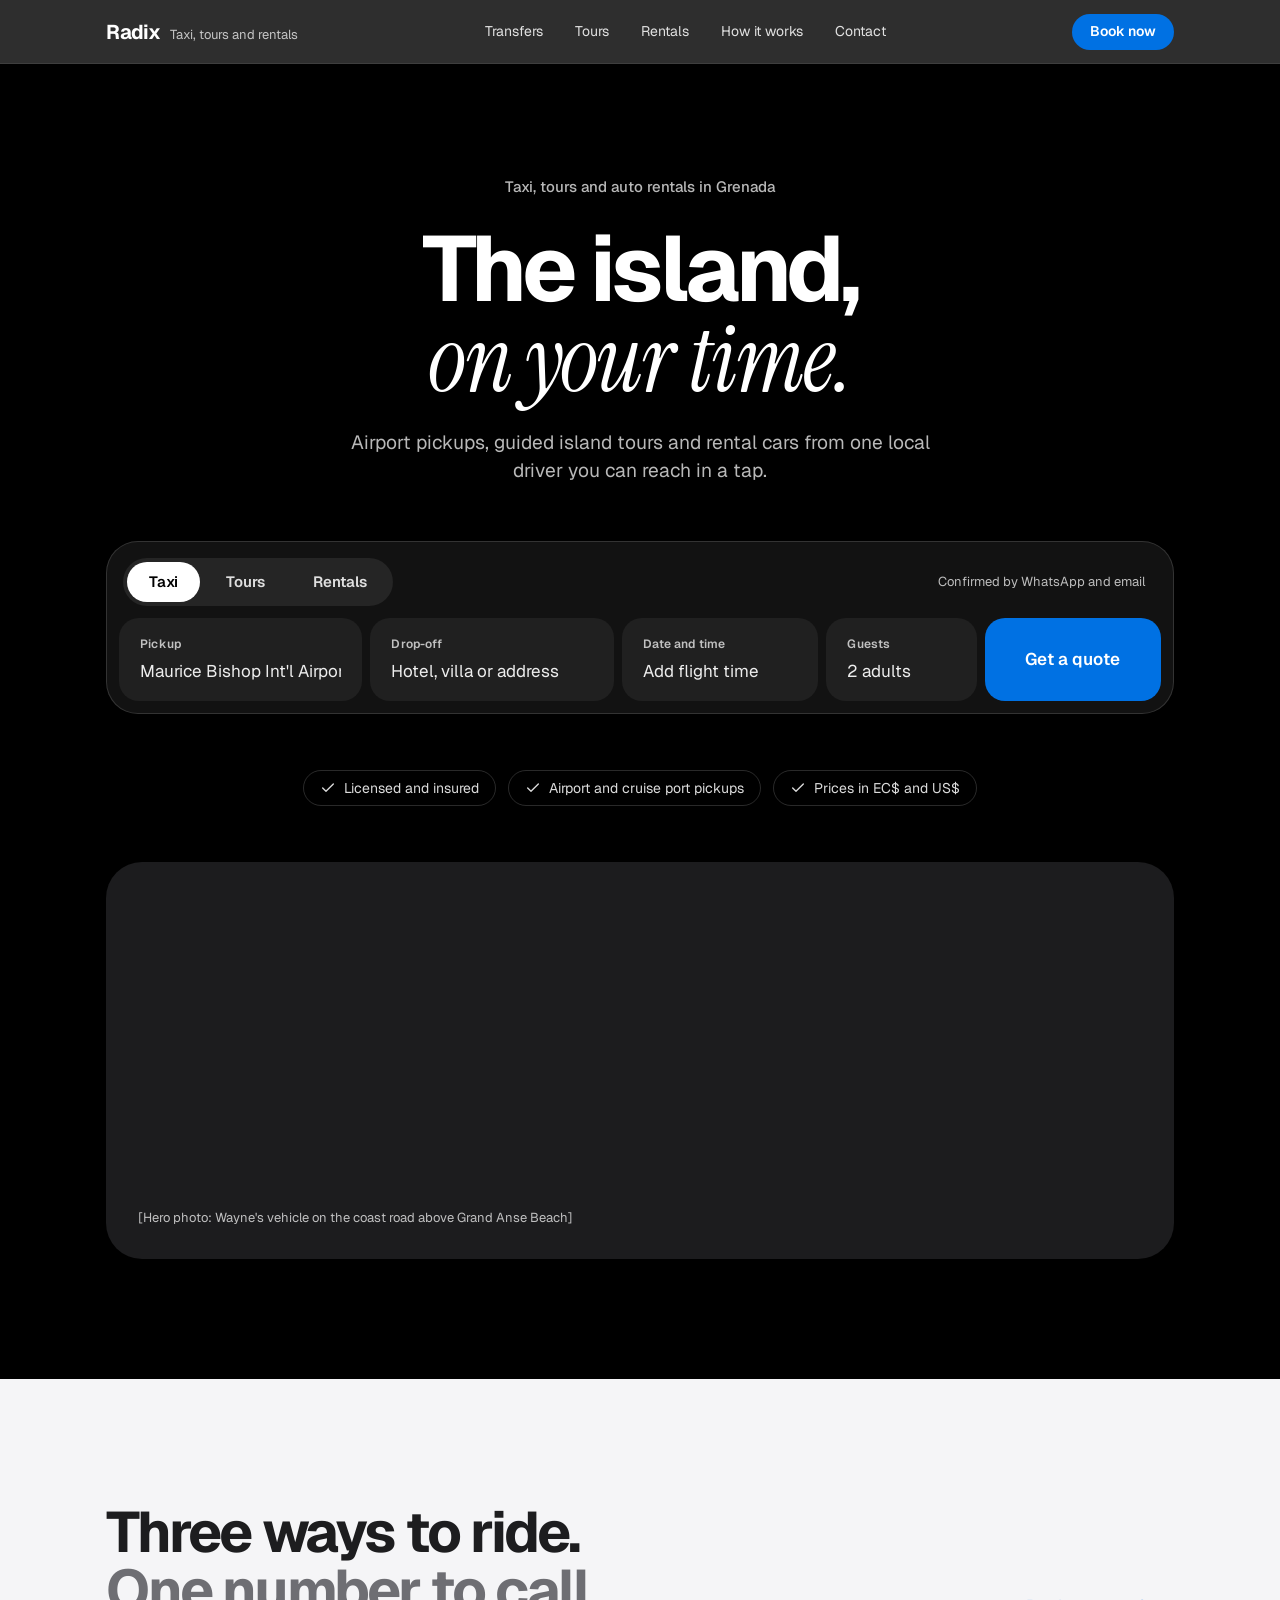
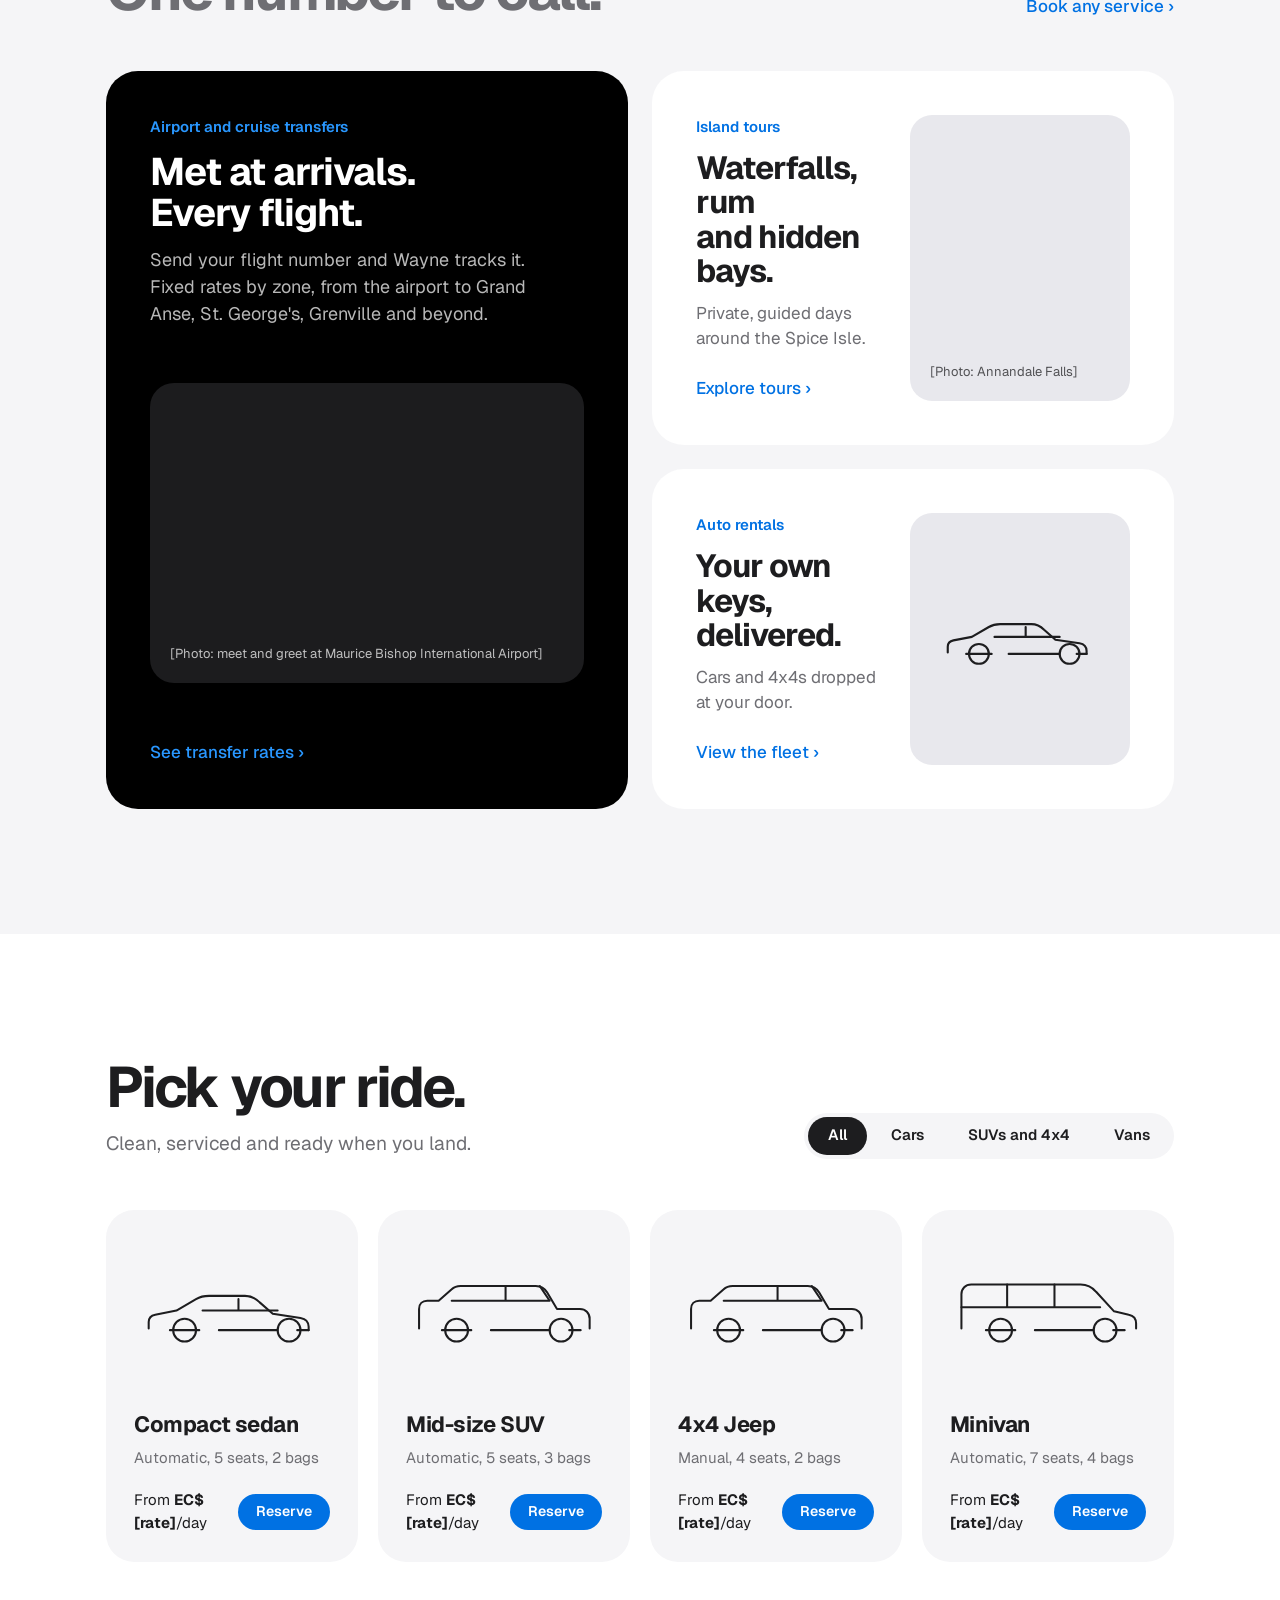
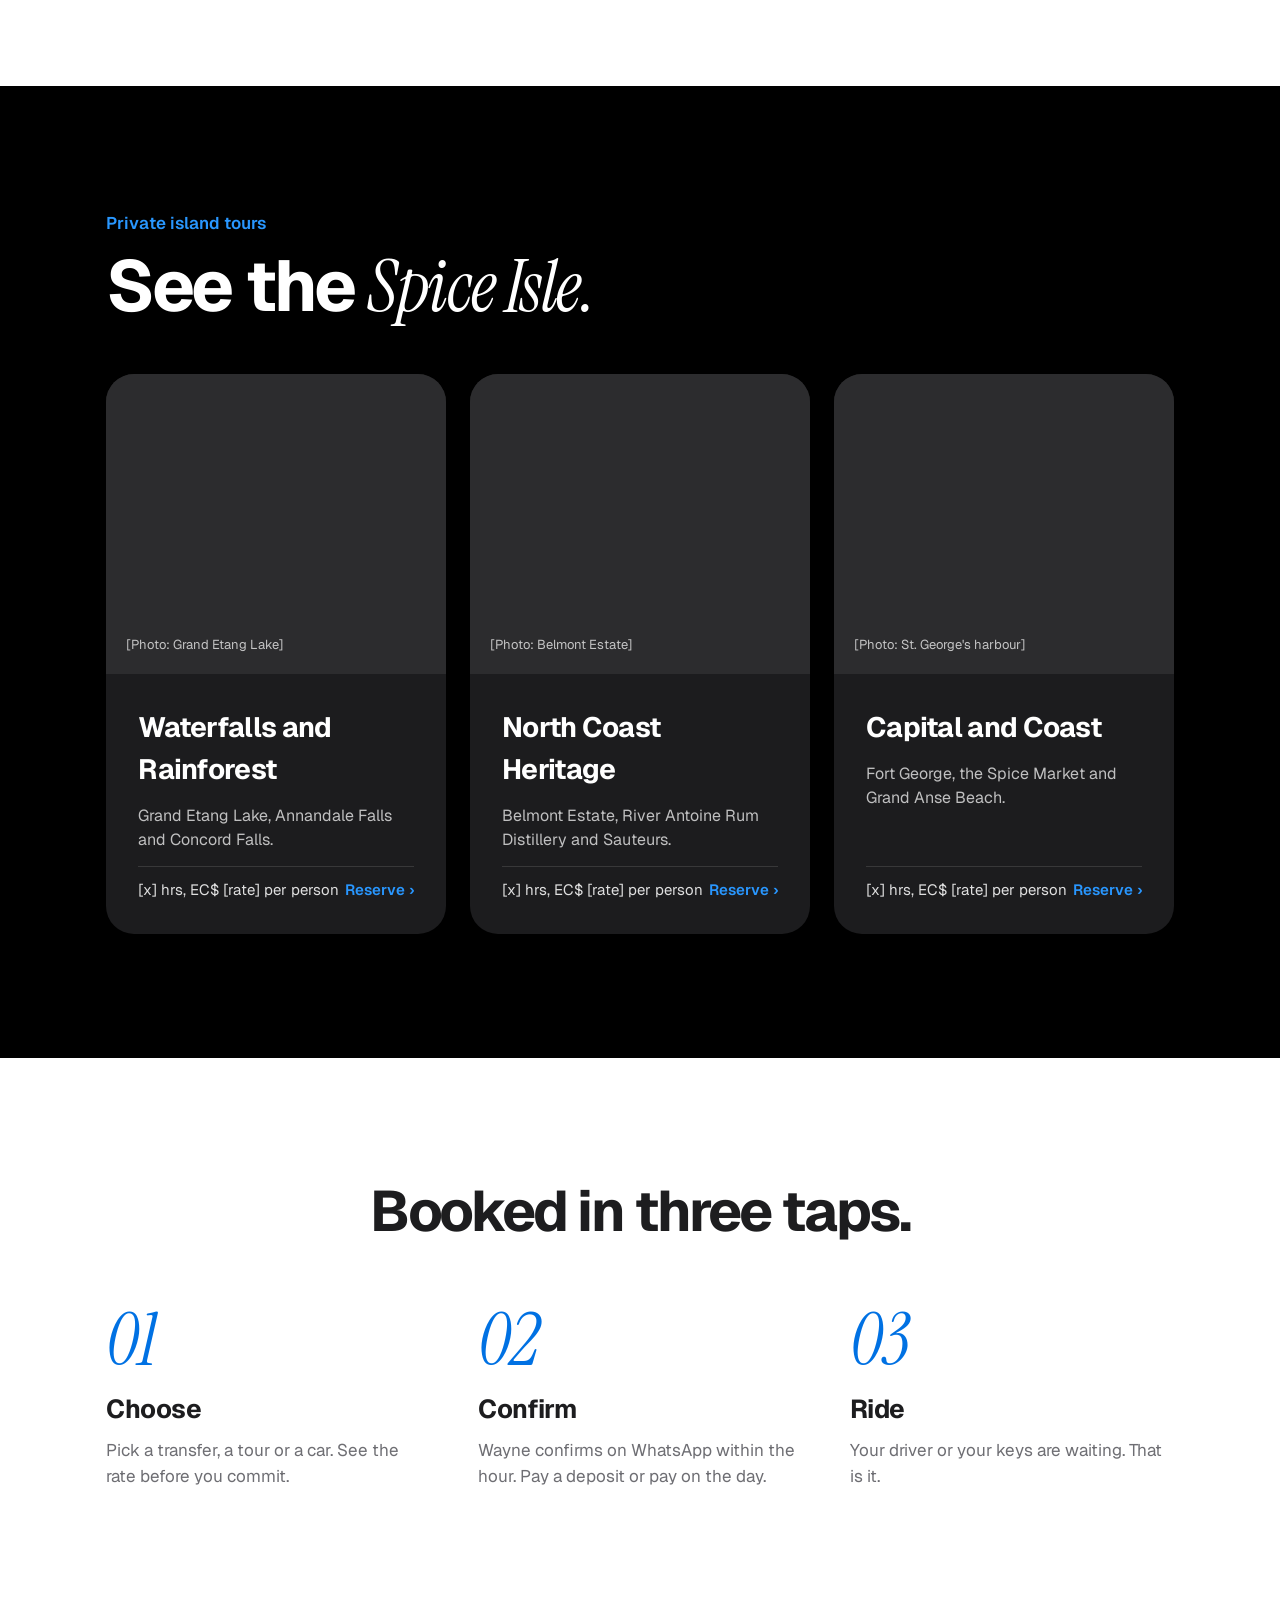
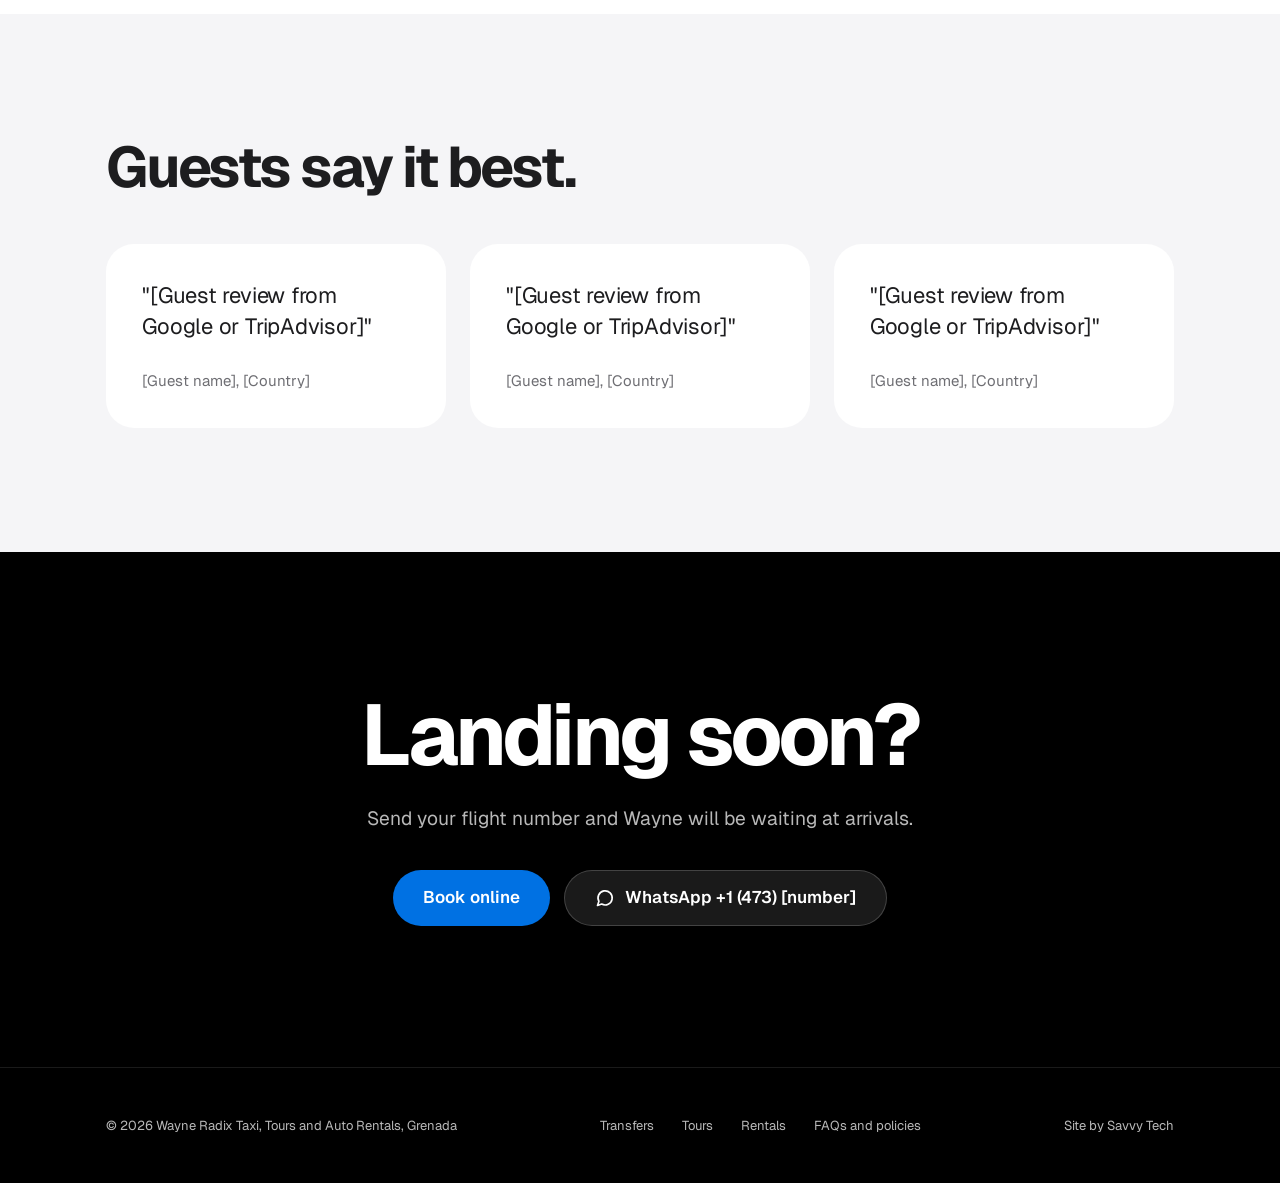
<file: wayne-radix-demo.html>
<!doctype html>
<html lang="en">
<head>
<meta charset="utf-8">
<meta name="viewport" content="width=device-width, initial-scale=1, viewport-fit=cover">
<title>Radix | Taxi, Tours and Auto Rentals in Grenada</title>
<meta name="description" content="Airport pickups, guided island tours and rental cars in Grenada from one local driver you can reach in a tap.">
<link rel="preconnect" href="https://fonts.googleapis.com">
<link rel="preconnect" href="https://fonts.gstatic.com" crossorigin>
<link href="https://fonts.googleapis.com/css2?family=Geist:wght@300..800&family=Instrument+Serif:ital@0;1&display=swap" rel="stylesheet">
<style>
:root{
  --accent:#0071e3; --accent-soft:#2997ff;
  --ink:#1d1d1f; --muted:#6e6e73; --mist:#f5f5f7; --line:#e8e8ed;
  --black:#000; --tile:#1c1c1e; --tile-2:#2c2c2e;
  --on-dark:rgba(255,255,255,.72); --on-dark-strong:rgba(255,255,255,.86);
  --pad:clamp(20px,8.3vw,120px);
  --sans:'Geist',-apple-system,'Helvetica Neue',Helvetica,sans-serif;
  --serif:'Instrument Serif',Georgia,'Times New Roman',serif;
}
*{box-sizing:border-box}
html{scroll-behavior:smooth;scroll-padding-top:72px}
body{margin:0;font-family:var(--sans);color:var(--ink);background:#fff;-webkit-font-smoothing:antialiased;line-height:1.5}
img,svg{display:block;max-width:100%}
a{color:inherit;text-decoration:none}
button{font:inherit}
:focus-visible{outline:2px solid var(--accent-soft);outline-offset:3px;border-radius:8px}
.wrap{max-width:1200px;margin:0 auto}
.serif{font-family:var(--serif);font-style:italic;font-weight:400;letter-spacing:-.02em}
.placeholder{display:flex;align-items:flex-end;padding:20px;font-size:13px}

/* Nav */
.nav{position:sticky;top:0;z-index:20;height:64px;display:flex;align-items:center;justify-content:space-between;gap:24px;padding:0 var(--pad);background:rgba(0,0,0,.82);backdrop-filter:saturate(180%) blur(20px);-webkit-backdrop-filter:saturate(180%) blur(20px);border-bottom:1px solid rgba(255,255,255,.08);color:#fff}
.brand{display:flex;align-items:baseline;gap:10px}
.brand b{font-size:20px;font-weight:700;letter-spacing:-.03em}
.brand span{font-size:13px;color:var(--on-dark)}
.nav-links{display:flex;gap:32px;font-size:14px}
.nav-links a{color:var(--on-dark-strong)}
.nav-links a:hover{color:#fff}
.btn{display:inline-flex;align-items:center;justify-content:center;gap:10px;height:44px;padding:0 22px;border:0;border-radius:999px;background:var(--accent);color:#fff;font-size:15px;font-weight:600;cursor:pointer;white-space:nowrap}
.btn:hover{filter:brightness(1.08)}
.btn-sm{height:36px;padding:0 18px;font-size:14px}
.btn-glass{background:rgba(255,255,255,.1);border:1px solid rgba(255,255,255,.18)}
.menu-btn{display:none;width:44px;height:44px;border:0;background:transparent;color:#fff;align-items:center;justify-content:center;cursor:pointer}

/* Hero */
.hero{background:var(--black);color:#fff;padding:112px var(--pad) 120px;display:flex;flex-direction:column;align-items:center;gap:56px;text-align:center}
.hero-copy{display:flex;flex-direction:column;align-items:center;gap:24px}
.kicker{font-size:15px;font-weight:500;color:var(--on-dark)}
.hero h1{margin:0;font-size:clamp(54px,7.2vw,104px);line-height:.98;font-weight:700;letter-spacing:-.045em}
.hero p{margin:0;max-width:620px;font-size:clamp(17px,1.5vw,21px);line-height:1.45;color:var(--on-dark)}

.booker{width:100%;max-width:1080px;padding:12px;border-radius:32px;background:rgba(255,255,255,.07);border:1px solid rgba(255,255,255,.14);display:flex;flex-direction:column;gap:12px;text-align:left}
.booker-top{display:flex;align-items:center;justify-content:space-between;gap:12px;padding:4px 4px 0}
.booker-note{font-size:13px;color:var(--on-dark);padding-right:12px}
.seg{display:flex;gap:4px;padding:4px;border-radius:999px;background:rgba(255,255,255,.08)}
.seg button{height:40px;padding:0 22px;border:0;border-radius:999px;background:transparent;color:var(--on-dark-strong);font-size:15px;font-weight:600;cursor:pointer;transition:background .2s,color .2s}
.seg button[aria-selected="true"]{background:#fff;color:#000}
.fields{display:flex;gap:8px}
.fields[hidden]{display:none}
.field{flex:1 1 0;min-width:0;display:flex;flex-direction:column;gap:6px;padding:16px 20px;border-radius:20px;background:rgba(255,255,255,.06);border:1px solid transparent;transition:border-color .2s}
.field:focus-within{border-color:rgba(255,255,255,.35)}
.field.wide{flex-grow:1.3}
.field.narrow{flex-grow:.7}
.field label{font-size:12px;font-weight:600;letter-spacing:.01em;color:var(--on-dark)}
.field input,.field select{all:unset;font-size:17px;color:#fff;width:100%}
.field input::placeholder{color:rgba(255,255,255,.92)}
.field select option{color:#000}
.fields .btn{height:auto;min-height:56px;width:176px;flex-shrink:0;border-radius:20px;font-size:17px}

.chips{display:flex;flex-wrap:wrap;justify-content:center;gap:12px}
.chip{display:inline-flex;align-items:center;gap:8px;height:36px;padding:0 16px;border-radius:999px;border:1px solid rgba(255,255,255,.16);font-size:14px;color:var(--on-dark-strong)}
.hero-photo{width:100%;max-width:1200px;height:clamp(240px,31vw,440px);border-radius:36px;background:var(--tile);color:var(--on-dark);padding:32px}

/* Sections */
section.block{padding:clamp(72px,9.7vw,140px) var(--pad)}
.mist{background:var(--mist)}
.dark{background:var(--black);color:#fff}
.h2{margin:0;font-size:clamp(38px,4.45vw,64px);line-height:1.02;font-weight:700;letter-spacing:-.04em}
.lede{margin:14px 0 0;font-size:clamp(17px,1.5vw,21px);color:var(--muted)}
.head-row{display:flex;align-items:flex-end;justify-content:space-between;gap:24px;flex-wrap:wrap;margin-bottom:clamp(32px,4vw,56px)}
.link{font-size:17px;font-weight:500;color:var(--accent)}
.dark .link,.link-soft{color:var(--accent-soft)}
.link:hover{text-decoration:underline}

/* Bento */
.bento{display:grid;grid-template-columns:repeat(2,minmax(0,1fr));gap:24px}
.tile{border-radius:32px;background:#fff;padding:44px;display:flex;justify-content:space-between;gap:32px}
.tile-big{grid-row:span 2;background:#000;color:#fff;flex-direction:column;min-height:704px}
.tile .eyebrow{font-size:15px;font-weight:600;color:var(--accent)}
.tile-big .eyebrow{color:var(--accent-soft)}
.tile h3{margin:12px 0;font-size:clamp(28px,2.5vw,36px);line-height:1.08;font-weight:700;letter-spacing:-.03em}
.tile-big h3{font-size:clamp(32px,3vw,44px)}
.tile p{margin:0;font-size:17px;line-height:1.5;color:var(--muted)}
.tile-big p{color:var(--on-dark);max-width:420px;font-size:18px}
.tile-text{display:flex;flex-direction:column;justify-content:space-between;gap:24px}
.tile-media{width:220px;flex-shrink:0;border-radius:22px;background:var(--line);color:#515154}
.tile-big .tile-media{width:100%;height:300px;border-radius:24px;background:var(--tile);color:var(--on-dark)}
.tile-car{display:flex;align-items:center;justify-content:center;color:var(--ink)}

/* Fleet */
.seg-light{background:var(--mist)}
.seg-light button{color:var(--ink);height:38px;padding:0 20px}
.seg-light button[aria-pressed="true"]{background:var(--ink);color:#fff}
.fleet{display:grid;grid-template-columns:repeat(4,minmax(0,1fr));gap:20px}
.car{border-radius:28px;background:var(--mist);padding:28px;display:flex;flex-direction:column;gap:20px}
.car[hidden]{display:none}
.car-art{height:150px;display:flex;align-items:center;justify-content:center;color:var(--ink)}
.car h3{margin:0;font-size:22px;font-weight:700;letter-spacing:-.02em}
.car p{margin:6px 0 0;font-size:15px;color:var(--muted)}
.car-foot{display:flex;align-items:center;justify-content:space-between;gap:8px;font-size:15px;margin-top:auto}

/* Tours */
.tours-title{margin:0 0 clamp(32px,4vw,56px)}
.tours-title .h2{font-size:clamp(44px,5.6vw,80px);line-height:1}
.tours-title .kicker{display:block;margin-bottom:14px;font-size:17px;font-weight:600;color:var(--accent-soft)}
.tours{display:grid;grid-template-columns:repeat(3,minmax(0,1fr));gap:24px}
.tour{border-radius:28px;background:var(--tile);overflow:hidden;display:flex;flex-direction:column}
.tour .placeholder{height:300px;background:var(--tile-2);color:var(--on-dark)}
.tour-body{padding:32px;display:flex;flex-direction:column;gap:14px;flex:1}
.tour h3{margin:0;font-size:28px;font-weight:700;letter-spacing:-.025em}
.tour p{margin:0;font-size:16px;color:var(--on-dark)}
.tour-foot{margin-top:auto;display:flex;align-items:center;justify-content:space-between;padding-top:12px;border-top:1px solid rgba(255,255,255,.12);font-size:15px;color:var(--on-dark-strong)}
.tour-foot a{font-weight:600;color:var(--accent-soft)}

/* Steps */
.steps{display:grid;grid-template-columns:repeat(3,minmax(0,1fr));gap:48px;margin-top:64px}
.step .num{font-family:var(--serif);font-style:italic;font-size:72px;line-height:1;color:var(--accent)}
.step h3{margin:14px 0 8px;font-size:26px;font-weight:700;letter-spacing:-.02em}
.step p{margin:0;font-size:17px;line-height:1.55;color:var(--muted)}

/* Reviews */
.reviews{display:grid;grid-template-columns:repeat(3,minmax(0,1fr));gap:24px;margin-top:48px}
.review{margin:0;border-radius:28px;background:#fff;padding:36px;display:flex;flex-direction:column;gap:28px}
.review blockquote{margin:0;font-size:22px;line-height:1.4;letter-spacing:-.01em}
.review figcaption{font-size:15px;color:var(--muted)}

/* CTA + footer */
.cta{text-align:center;display:flex;flex-direction:column;align-items:center;gap:28px;padding:clamp(96px,11vw,160px) var(--pad)}
.cta h2{margin:0;font-size:clamp(56px,6.7vw,96px);line-height:.98;font-weight:700;letter-spacing:-.045em}
.cta p{margin:0;max-width:560px;font-size:clamp(17px,1.5vw,21px);color:var(--on-dark)}
.cta .btn{height:56px;padding:0 30px;font-size:17px}
.cta-row{display:flex;flex-wrap:wrap;justify-content:center;gap:14px;padding-top:8px}
footer{background:#000;border-top:1px solid rgba(255,255,255,.1);padding:48px var(--pad);display:flex;align-items:center;justify-content:space-between;gap:24px;flex-wrap:wrap;font-size:13px;color:var(--on-dark)}
footer nav{display:flex;flex-wrap:wrap;gap:28px}
footer a:hover{color:#fff}

/* Mobile action bar */
.mbar{display:none}

/* Responsive */
@media (max-width:1100px){
  .fleet{grid-template-columns:repeat(2,minmax(0,1fr))}
  .fields{flex-wrap:wrap}
  .field{flex-basis:calc(50% - 4px)}
  .fields .btn{width:100%}
}
@media (max-width:900px){
  .bento,.tours,.steps,.reviews{grid-template-columns:1fr}
  .tile-big{grid-row:auto;min-height:0}
  .tile{padding:32px}
  .steps{gap:36px}
}
@media (max-width:720px){
  .nav{height:56px}
  .brand span,.nav .btn{display:none}
  .menu-btn{display:flex}
  .nav-links{display:none;position:absolute;top:56px;left:0;right:0;flex-direction:column;gap:0;padding:8px var(--pad) 20px;background:rgba(0,0,0,.95)}
  .nav-links.open{display:flex}
  .nav-links a{padding:14px 0;font-size:17px;border-bottom:1px solid rgba(255,255,255,.08)}
  .hero{padding-top:48px;padding-bottom:56px;gap:32px;text-align:left;align-items:stretch}
  .hero-copy{align-items:flex-start}
  .booker{padding:10px;border-radius:28px}
  .booker-note{display:none}
  .seg{width:100%}
  .seg button{flex:1;padding:0}
  .field{flex-basis:100%;padding:14px 18px;border-radius:18px}
  .chips{justify-content:flex-start}
  .tile{flex-direction:column}
  .tile-media{width:100%;height:180px}
  .fleet{grid-template-columns:1fr}
  .seg-light{width:100%;overflow-x:auto}
  .seg-light button{flex:1 0 auto;padding:0 16px}
  .tour .placeholder{height:220px}
  .tour-body{padding:24px}
  footer{padding-bottom:120px}
  .mbar{display:flex;position:fixed;z-index:30;left:12px;right:12px;bottom:calc(16px + env(safe-area-inset-bottom,0px));gap:8px;padding:8px;border-radius:999px;background:rgba(28,28,30,.92);backdrop-filter:blur(20px);-webkit-backdrop-filter:blur(20px);border:1px solid rgba(255,255,255,.12)}
  .mbar .btn{flex:1;height:48px}
  .mbar .wa{width:48px;height:48px;padding:0;flex:0 0 48px}
}
@media (prefers-reduced-motion:reduce){html{scroll-behavior:auto}*{transition:none!important}}
</style>
</head>
<body>

<header class="nav">
  <a class="brand" href="#top" aria-label="Radix home"><b>Radix</b><span>Taxi, tours and rentals</span></a>
  <nav class="nav-links" id="navlinks" aria-label="Main">
    <a href="#services">Transfers</a>
    <a href="#tours">Tours</a>
    <a href="#fleet">Rentals</a>
    <a href="#how">How it works</a>
    <a href="#contact">Contact</a>
  </nav>
  <a class="btn btn-sm" href="#book">Book now</a>
  <button class="menu-btn" type="button" aria-label="Open menu" aria-expanded="false" aria-controls="navlinks" id="menuBtn">
    <svg width="22" height="22" viewBox="0 0 24 24" fill="none" stroke="currentColor" stroke-width="2" stroke-linecap="round"><path d="M4 8h16M4 16h16"/></svg>
  </button>
</header>

<main id="top">
  <!-- Hero -->
  <section class="hero" id="book">
    <div class="hero-copy">
      <span class="kicker">Taxi, tours and auto rentals in Grenada</span>
      <h1>The island,<br><span class="serif">on your time.</span></h1>
      <p>Airport pickups, guided island tours and rental cars from one local driver you can reach in a tap.</p>
    </div>

    <form class="booker" id="booker" novalidate>
      <div class="booker-top">
        <div class="seg" role="tablist" aria-label="Choose a service">
          <button type="button" role="tab" aria-selected="true" aria-controls="p-taxi" data-tab="taxi">Taxi</button>
          <button type="button" role="tab" aria-selected="false" aria-controls="p-tours" data-tab="tours">Tours</button>
          <button type="button" role="tab" aria-selected="false" aria-controls="p-rentals" data-tab="rentals">Rentals</button>
        </div>
        <span class="booker-note">Confirmed by WhatsApp and email</span>
      </div>

      <div class="fields" id="p-taxi" role="tabpanel">
        <div class="field wide"><label for="tx1">Pickup</label><input id="tx1" type="text" placeholder="Maurice Bishop Int'l Airport"></div>
        <div class="field wide"><label for="tx2">Drop-off</label><input id="tx2" type="text" placeholder="Hotel, villa or address"></div>
        <div class="field"><label for="tx3">Date and time</label><input id="tx3" type="text" placeholder="Add flight time"></div>
        <div class="field narrow"><label for="tx4">Guests</label><input id="tx4" type="text" placeholder="2 adults"></div>
        <button class="btn" type="submit">Get a quote</button>
      </div>

      <div class="fields" id="p-tours" role="tabpanel" hidden>
        <div class="field wide"><label for="to1">Tour</label>
          <select id="to1"><option>Waterfalls and Rainforest</option><option>North Coast Heritage</option><option>Capital and Coast</option></select></div>
        <div class="field"><label for="to2">Date</label><input id="to2" type="text" placeholder="Choose a day"></div>
        <div class="field wide"><label for="to3">Pickup from</label><input id="to3" type="text" placeholder="Hotel or cruise port"></div>
        <div class="field narrow"><label for="to4">Guests</label><input id="to4" type="text" placeholder="4 guests"></div>
        <button class="btn" type="submit">Reserve tour</button>
      </div>

      <div class="fields" id="p-rentals" role="tabpanel" hidden>
        <div class="field"><label for="re1">Pick-up date</label><input id="re1" type="text" placeholder="Add date"></div>
        <div class="field"><label for="re2">Return date</label><input id="re2" type="text" placeholder="Add date"></div>
        <div class="field"><label for="re3">Vehicle</label>
          <select id="re3"><option>Any size</option><option>Compact sedan</option><option>Mid-size SUV</option><option>4x4 Jeep</option><option>Minivan</option></select></div>
        <div class="field wide"><label for="re4">Deliver to</label><input id="re4" type="text" placeholder="Airport, hotel or villa"></div>
        <button class="btn" type="submit">Check cars</button>
      </div>
    </form>

    <div class="chips">
      <span class="chip"><svg width="16" height="16" viewBox="0 0 24 24" fill="none" stroke="currentColor" stroke-width="2" stroke-linecap="round" stroke-linejoin="round"><path d="M20 6 9 17l-5-5"/></svg>Licensed and insured</span>
      <span class="chip"><svg width="16" height="16" viewBox="0 0 24 24" fill="none" stroke="currentColor" stroke-width="2" stroke-linecap="round" stroke-linejoin="round"><path d="M20 6 9 17l-5-5"/></svg>Airport and cruise port pickups</span>
      <span class="chip"><svg width="16" height="16" viewBox="0 0 24 24" fill="none" stroke="currentColor" stroke-width="2" stroke-linecap="round" stroke-linejoin="round"><path d="M20 6 9 17l-5-5"/></svg>Prices in EC$ and US$</span>
    </div>

    <div class="hero-photo placeholder">[Hero photo: Wayne's vehicle on the coast road above Grand Anse Beach]</div>
  </section>

  <!-- Services -->
  <section class="block mist" id="services">
    <div class="wrap">
      <div class="head-row">
        <h2 class="h2">Three ways to ride.<br><span style="color:var(--muted)">One number to call.</span></h2>
        <a class="link" href="#book">Book any service ›</a>
      </div>
      <div class="bento">
        <article class="tile tile-big">
          <div>
            <span class="eyebrow">Airport and cruise transfers</span>
            <h3>Met at arrivals.<br>Every flight.</h3>
            <p>Send your flight number and Wayne tracks it. Fixed rates by zone, from the airport to Grand Anse, St. George's, Grenville and beyond.</p>
          </div>
          <div class="tile-media placeholder">[Photo: meet and greet at Maurice Bishop International Airport]</div>
          <a class="link link-soft" href="#book">See transfer rates ›</a>
        </article>
        <article class="tile">
          <div class="tile-text">
            <div><span class="eyebrow">Island tours</span><h3>Waterfalls, rum<br>and hidden bays.</h3><p>Private, guided days around the Spice Isle.</p></div>
            <a class="link" href="#tours">Explore tours ›</a>
          </div>
          <div class="tile-media placeholder">[Photo: Annandale Falls]</div>
        </article>
        <article class="tile">
          <div class="tile-text">
            <div><span class="eyebrow">Auto rentals</span><h3>Your own keys,<br>delivered.</h3><p>Cars and 4x4s dropped at your door.</p></div>
            <a class="link" href="#fleet">View the fleet ›</a>
          </div>
          <div class="tile-media tile-car" aria-hidden="true">
            <svg width="170" height="70" viewBox="0 0 240 90" fill="none" stroke="currentColor" stroke-width="3" stroke-linecap="round" stroke-linejoin="round"><path d="M18 64V56c0-5 3-8 8-9l26-5 24-14c5-3 10-4 16-4h44c7 0 13 3 18 8l16 14 34 5c6 1 10 5 10 11v4"/><path d="M44 66h36M104 66h72M200 66h14"/><circle cx="62" cy="66" r="14"/><circle cx="190" cy="66" r="14"/><path d="M84 42h92M128 28v14"/></svg>
          </div>
        </article>
      </div>
    </div>
  </section>

  <!-- Fleet -->
  <section class="block" id="fleet">
    <div class="wrap">
      <div class="head-row">
        <div><h2 class="h2">Pick your ride.</h2><p class="lede">Clean, serviced and ready when you land.</p></div>
        <div class="seg seg-light" role="group" aria-label="Filter vehicles">
          <button type="button" aria-pressed="true" data-filter="all">All</button>
          <button type="button" aria-pressed="false" data-filter="car">Cars</button>
          <button type="button" aria-pressed="false" data-filter="suv">SUVs and 4x4</button>
          <button type="button" aria-pressed="false" data-filter="van">Vans</button>
        </div>
      </div>
      <div class="fleet">
        <article class="car" data-kind="car">
          <div class="car-art" aria-hidden="true"><svg width="220" height="84" viewBox="0 0 240 90" fill="none" stroke="currentColor" stroke-width="2.5" stroke-linecap="round" stroke-linejoin="round"><path d="M18 64V56c0-5 3-8 8-9l26-5 24-14c5-3 10-4 16-4h44c7 0 13 3 18 8l16 14 34 5c6 1 10 5 10 11v4"/><path d="M44 66h36M104 66h72M200 66h14"/><circle cx="62" cy="66" r="14"/><circle cx="190" cy="66" r="14"/><path d="M84 42h92M128 28v14"/></svg></div>
          <div><h3>Compact sedan</h3><p>Automatic, 5 seats, 2 bags</p></div>
          <div class="car-foot"><span>From <strong>EC$ [rate]</strong>/day</span><a class="btn btn-sm" href="#book">Reserve</a></div>
        </article>
        <article class="car" data-kind="suv">
          <div class="car-art" aria-hidden="true"><svg width="220" height="84" viewBox="0 0 240 90" fill="none" stroke="currentColor" stroke-width="2.5" stroke-linecap="round" stroke-linejoin="round"><path d="M16 64V40c0-6 4-10 10-10h14l16-14c3-3 7-4 11-4h92c6 0 11 3 14 8l12 20h28c7 0 12 5 12 12v12"/><path d="M44 66h36M104 66h72M200 66h14"/><circle cx="62" cy="66" r="14"/><circle cx="190" cy="66" r="14"/><path d="M56 30h120M122 12v18M176 30l-12-18"/></svg></div>
          <div><h3>Mid-size SUV</h3><p>Automatic, 5 seats, 3 bags</p></div>
          <div class="car-foot"><span>From <strong>EC$ [rate]</strong>/day</span><a class="btn btn-sm" href="#book">Reserve</a></div>
        </article>
        <article class="car" data-kind="suv">
          <div class="car-art" aria-hidden="true"><svg width="220" height="84" viewBox="0 0 240 90" fill="none" stroke="currentColor" stroke-width="2.5" stroke-linecap="round" stroke-linejoin="round"><path d="M16 64V40c0-6 4-10 10-10h14l16-14c3-3 7-4 11-4h92c6 0 11 3 14 8l12 20h28c7 0 12 5 12 12v12"/><path d="M44 66h36M104 66h72M200 66h14"/><circle cx="62" cy="66" r="14"/><circle cx="190" cy="66" r="14"/><path d="M56 30h120M122 12v18M176 30l-12-18"/></svg></div>
          <div><h3>4x4 Jeep</h3><p>Manual, 4 seats, 2 bags</p></div>
          <div class="car-foot"><span>From <strong>EC$ [rate]</strong>/day</span><a class="btn btn-sm" href="#book">Reserve</a></div>
        </article>
        <article class="car" data-kind="van">
          <div class="car-art" aria-hidden="true"><svg width="220" height="84" viewBox="0 0 240 90" fill="none" stroke="currentColor" stroke-width="2.5" stroke-linecap="round" stroke-linejoin="round"><path d="M14 64V22c0-7 5-12 12-12h134c8 0 14 3 19 9l22 24 18 4c6 1 9 5 9 11v6"/><path d="M44 66h36M104 66h72M200 66h14"/><circle cx="62" cy="66" r="14"/><circle cx="190" cy="66" r="14"/><path d="M14 38h170M70 10v28M128 10v28"/></svg></div>
          <div><h3>Minivan</h3><p>Automatic, 7 seats, 4 bags</p></div>
          <div class="car-foot"><span>From <strong>EC$ [rate]</strong>/day</span><a class="btn btn-sm" href="#book">Reserve</a></div>
        </article>
      </div>
    </div>
  </section>

  <!-- Tours -->
  <section class="block dark" id="tours">
    <div class="wrap">
      <div class="tours-title">
        <span class="kicker">Private island tours</span>
        <h2 class="h2">See the <span class="serif">Spice Isle.</span></h2>
      </div>
      <div class="tours">
        <article class="tour">
          <div class="placeholder">[Photo: Grand Etang Lake]</div>
          <div class="tour-body"><h3>Waterfalls and Rainforest</h3><p>Grand Etang Lake, Annandale Falls and Concord Falls.</p>
            <div class="tour-foot"><span>[x] hrs, EC$ [rate] per person</span><a href="#book">Reserve ›</a></div></div>
        </article>
        <article class="tour">
          <div class="placeholder">[Photo: Belmont Estate]</div>
          <div class="tour-body"><h3>North Coast Heritage</h3><p>Belmont Estate, River Antoine Rum Distillery and Sauteurs.</p>
            <div class="tour-foot"><span>[x] hrs, EC$ [rate] per person</span><a href="#book">Reserve ›</a></div></div>
        </article>
        <article class="tour">
          <div class="placeholder">[Photo: St. George's harbour]</div>
          <div class="tour-body"><h3>Capital and Coast</h3><p>Fort George, the Spice Market and Grand Anse Beach.</p>
            <div class="tour-foot"><span>[x] hrs, EC$ [rate] per person</span><a href="#book">Reserve ›</a></div></div>
        </article>
      </div>
    </div>
  </section>

  <!-- How it works -->
  <section class="block" id="how">
    <div class="wrap">
      <h2 class="h2" style="text-align:center">Booked in three taps.</h2>
      <ol class="steps" style="list-style:none;padding:0;margin-bottom:0">
        <li class="step"><span class="num">01</span><h3>Choose</h3><p>Pick a transfer, a tour or a car. See the rate before you commit.</p></li>
        <li class="step"><span class="num">02</span><h3>Confirm</h3><p>Wayne confirms on WhatsApp within the hour. Pay a deposit or pay on the day.</p></li>
        <li class="step"><span class="num">03</span><h3>Ride</h3><p>Your driver or your keys are waiting. That is it.</p></li>
      </ol>
    </div>
  </section>

  <!-- Reviews -->
  <section class="block mist">
    <div class="wrap">
      <h2 class="h2">Guests say it best.</h2>
      <div class="reviews">
        <figure class="review"><blockquote>"[Guest review from Google or TripAdvisor]"</blockquote><figcaption>[Guest name], [Country]</figcaption></figure>
        <figure class="review"><blockquote>"[Guest review from Google or TripAdvisor]"</blockquote><figcaption>[Guest name], [Country]</figcaption></figure>
        <figure class="review"><blockquote>"[Guest review from Google or TripAdvisor]"</blockquote><figcaption>[Guest name], [Country]</figcaption></figure>
      </div>
    </div>
  </section>

  <!-- CTA -->
  <section class="cta dark" id="contact">
    <h2>Landing soon?</h2>
    <p>Send your flight number and Wayne will be waiting at arrivals.</p>
    <div class="cta-row">
      <a class="btn" href="#book">Book online</a>
      <a class="btn btn-glass" href="https://wa.me/1473XXXXXXX">
        <svg width="20" height="20" viewBox="0 0 24 24" fill="none" stroke="currentColor" stroke-width="2" stroke-linecap="round" stroke-linejoin="round"><path d="M3 21l1.7-5A8.5 8.5 0 1 1 8 19.3L3 21z"/></svg>
        WhatsApp +1 (473) [number]</a>
    </div>
  </section>
</main>

<footer>
  <span>© 2026 Wayne Radix Taxi, Tours and Auto Rentals, Grenada</span>
  <nav aria-label="Footer">
    <a href="#services">Transfers</a><a href="#tours">Tours</a><a href="#fleet">Rentals</a><a href="#contact">FAQs and policies</a>
  </nav>
  <span>Site by <a href="https://ghosten22.github.io/savvy-tech/">Savvy Tech</a></span>
</footer>

<div class="mbar">
  <a class="btn" href="#book">Book now</a>
  <a class="btn btn-glass wa" href="https://wa.me/1473XXXXXXX" aria-label="Chat on WhatsApp">
    <svg width="22" height="22" viewBox="0 0 24 24" fill="none" stroke="currentColor" stroke-width="2" stroke-linecap="round" stroke-linejoin="round"><path d="M3 21l1.7-5A8.5 8.5 0 1 1 8 19.3L3 21z"/></svg>
  </a>
</div>

<script>
// Booking tabs
const tabs = document.querySelectorAll('[data-tab]');
tabs.forEach(t => t.addEventListener('click', () => {
  tabs.forEach(o => {
    const on = o === t;
    o.setAttribute('aria-selected', on);
    document.getElementById(o.getAttribute('aria-controls')).hidden = !on;
  });
}));

// Demo submit: open WhatsApp with the details filled in
document.getElementById('booker').addEventListener('submit', e => {
  e.preventDefault();
  const panel = [...document.querySelectorAll('.fields')].find(p => !p.hidden);
  const service = document.querySelector('[data-tab][aria-selected="true"]').textContent;
  const lines = [...panel.querySelectorAll('.field')].map(f => {
    const input = f.querySelector('input,select');
    return f.querySelector('label').textContent + ': ' + (input.value || '-');
  });
  const msg = 'Hi Wayne, I would like to book: ' + service + '\n' + lines.join('\n');
  window.open('https://wa.me/1473XXXXXXX?text=' + encodeURIComponent(msg), '_blank', 'noopener');
});

// Fleet filter
const filters = document.querySelectorAll('[data-filter]');
filters.forEach(b => b.addEventListener('click', () => {
  const f = b.dataset.filter;
  filters.forEach(o => o.setAttribute('aria-pressed', o === b));
  document.querySelectorAll('.car').forEach(c => { c.hidden = !(f === 'all' || c.dataset.kind === f); });
}));

// Mobile menu
const menuBtn = document.getElementById('menuBtn');
const links = document.getElementById('navlinks');
menuBtn.addEventListener('click', () => {
  const open = links.classList.toggle('open');
  menuBtn.setAttribute('aria-expanded', open);
  menuBtn.setAttribute('aria-label', open ? 'Close menu' : 'Open menu');
});
links.querySelectorAll('a').forEach(a => a.addEventListener('click', () => {
  links.classList.remove('open'); menuBtn.setAttribute('aria-expanded', 'false');
}));
</script>
</body>
</html>
</file>
